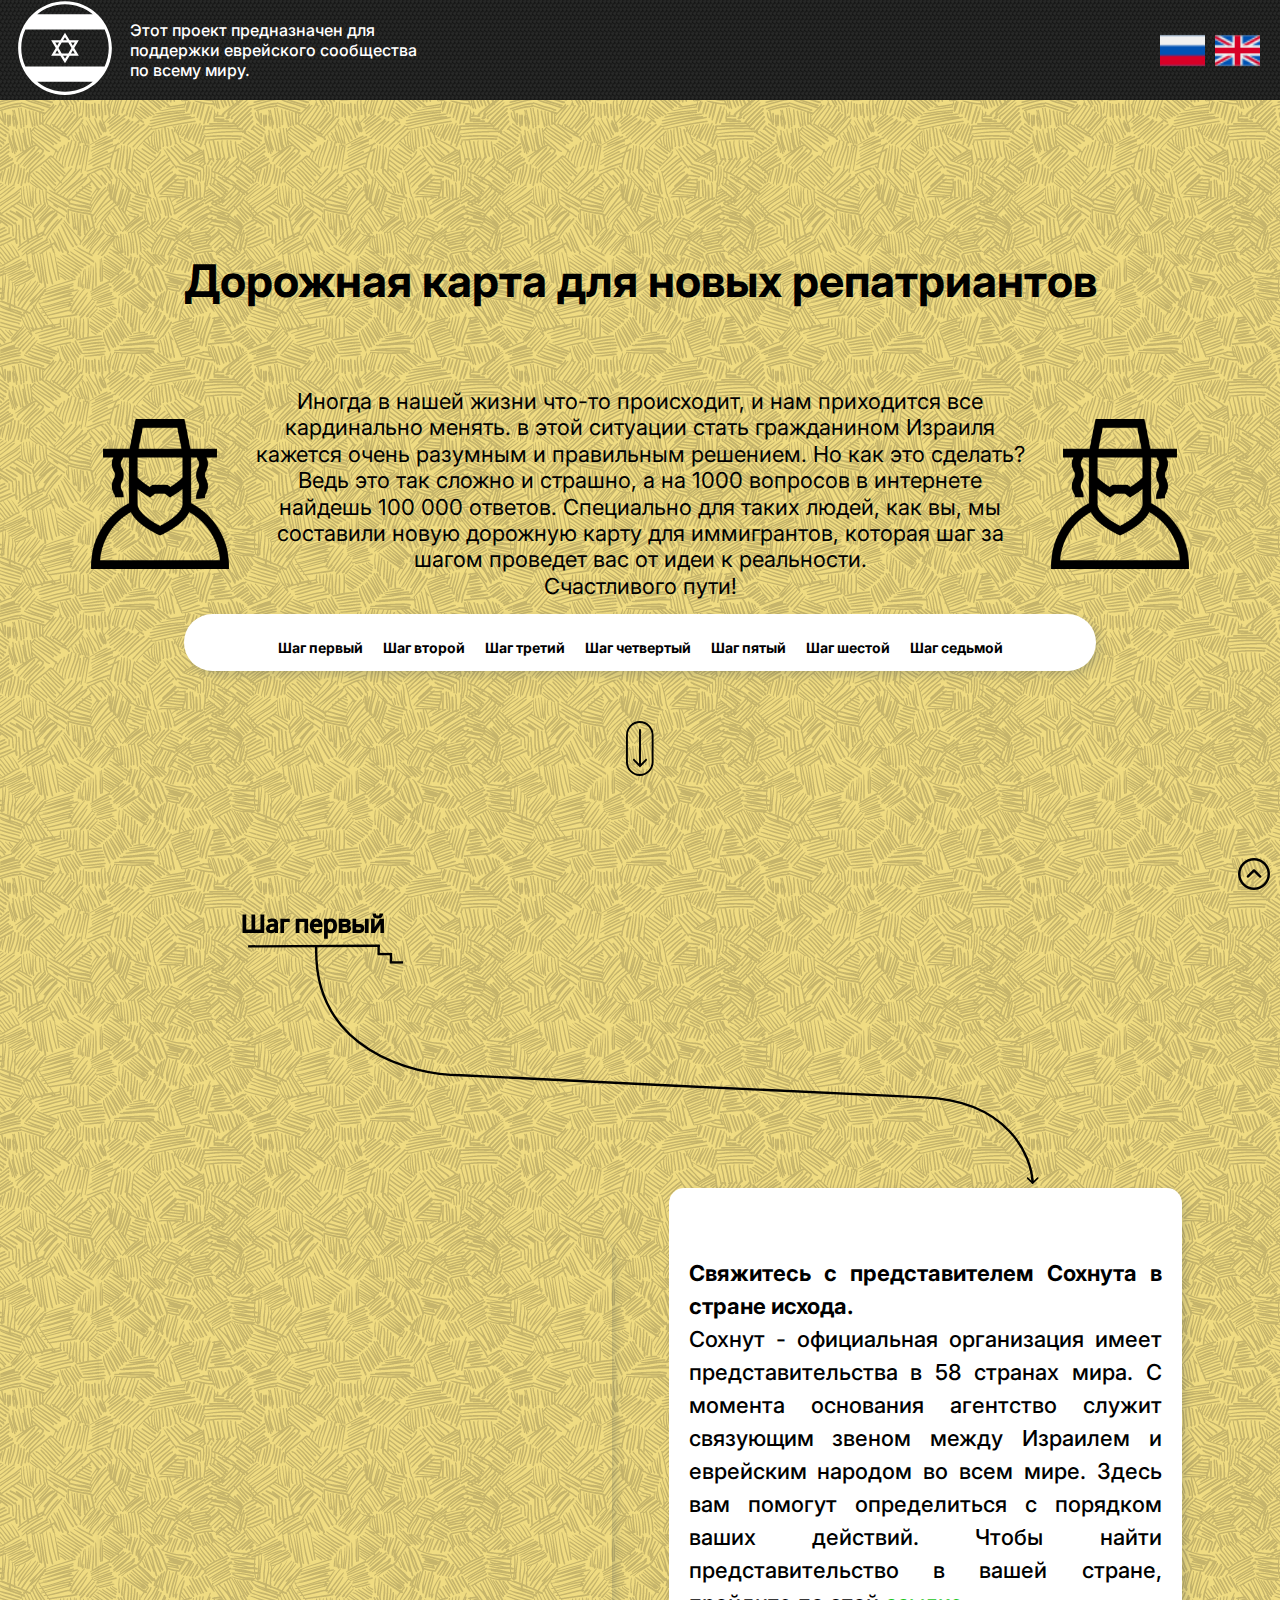
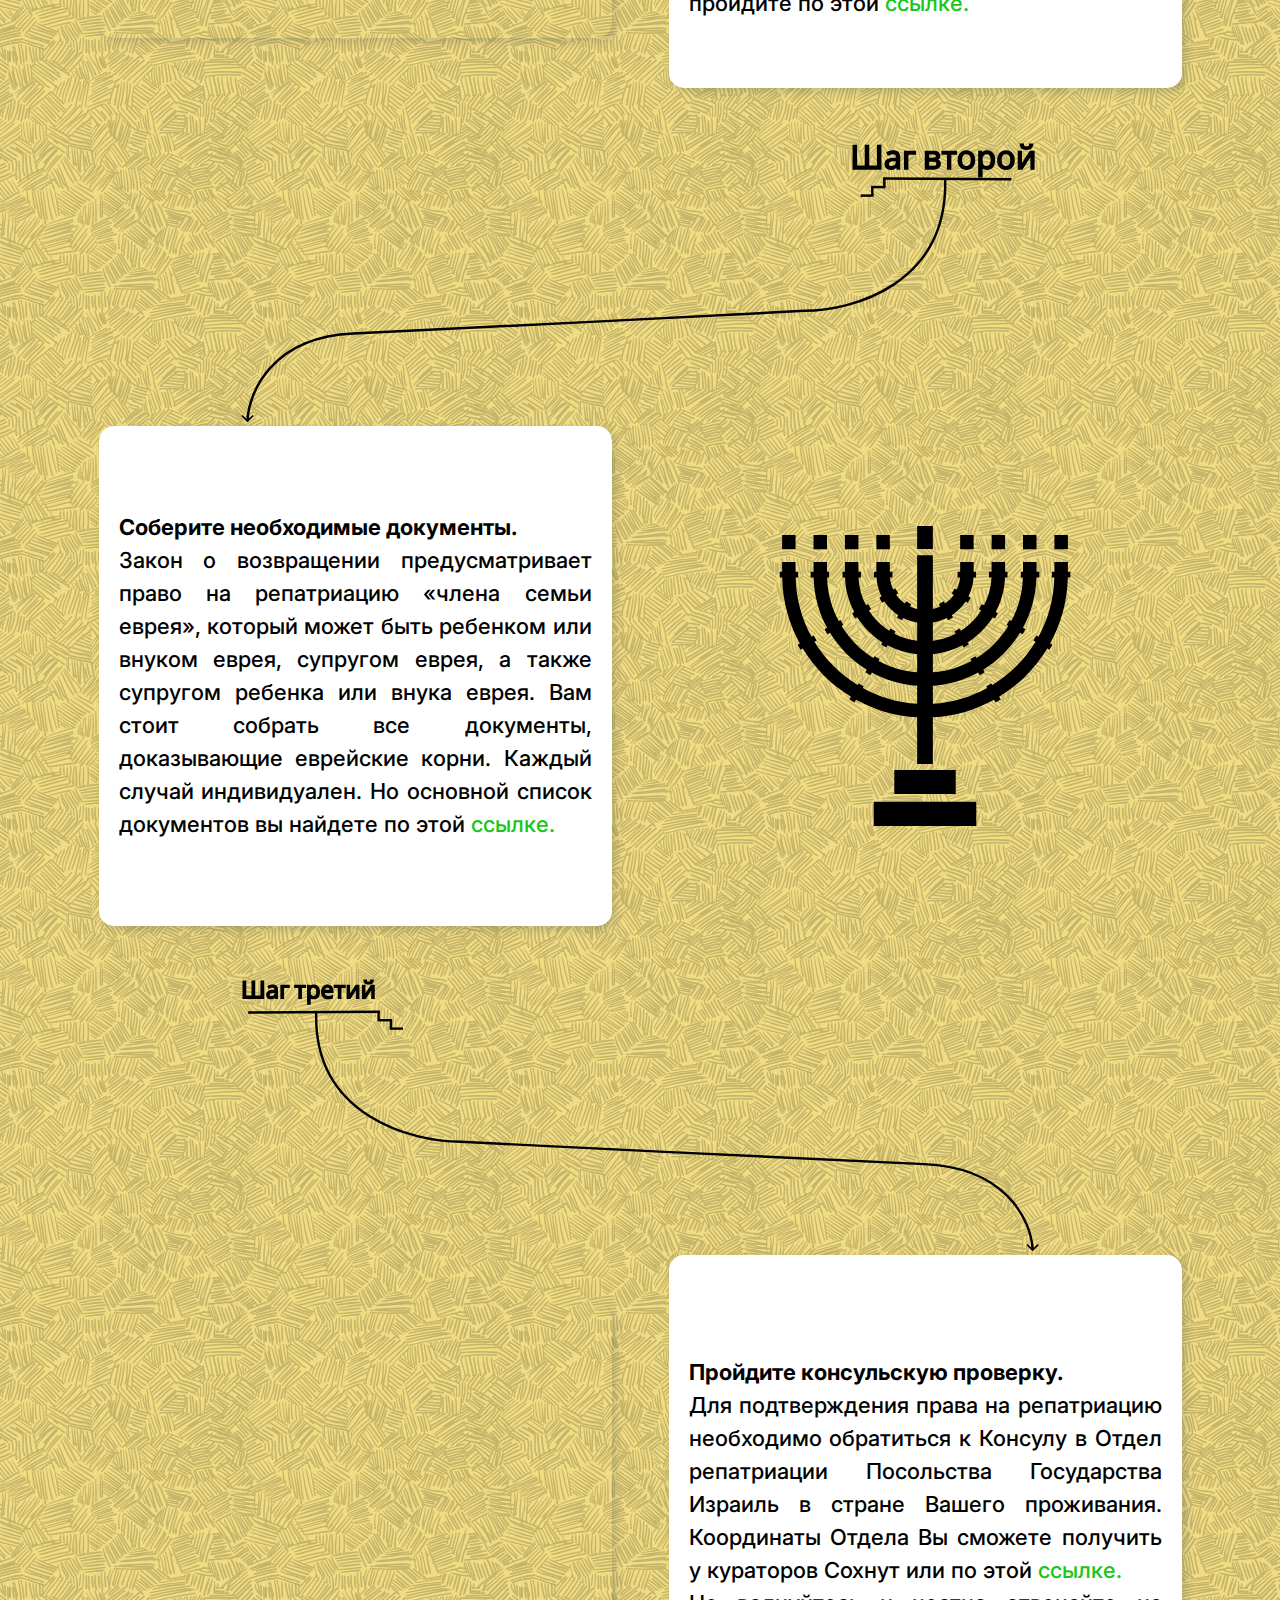
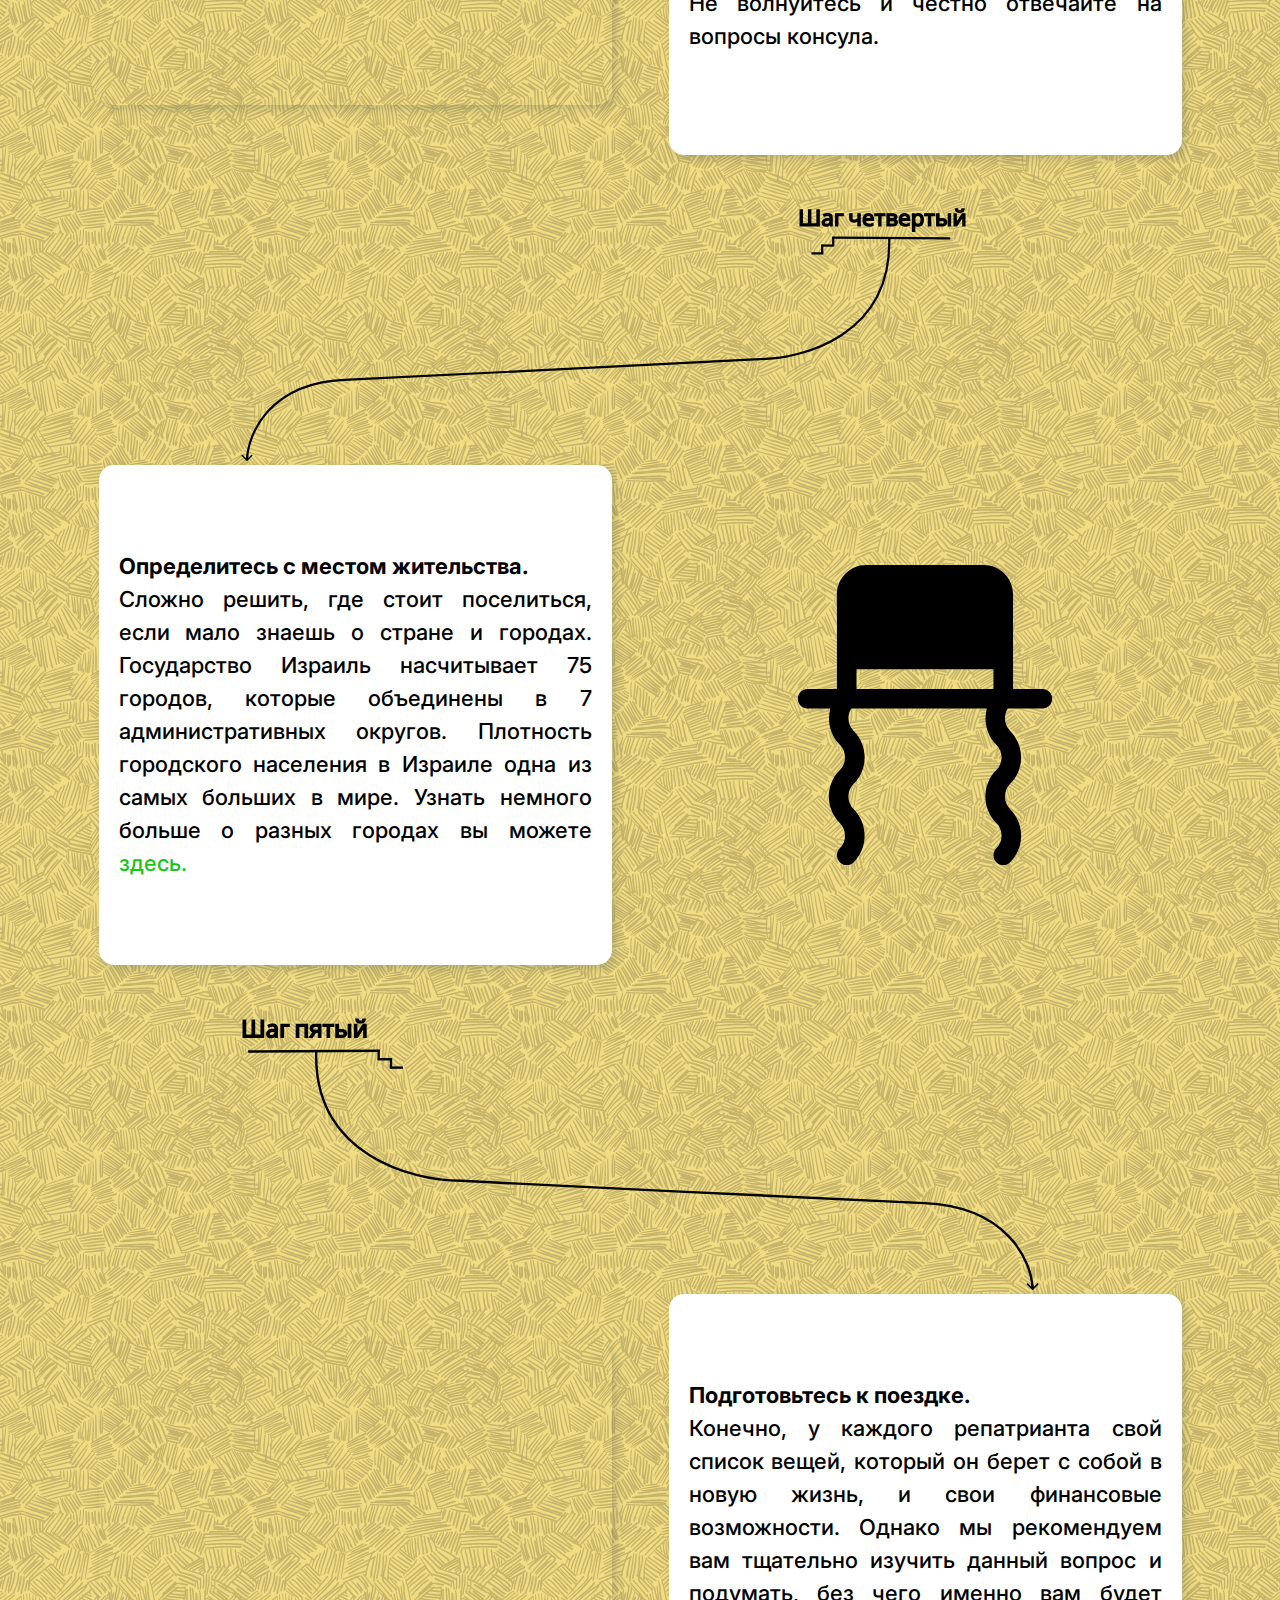
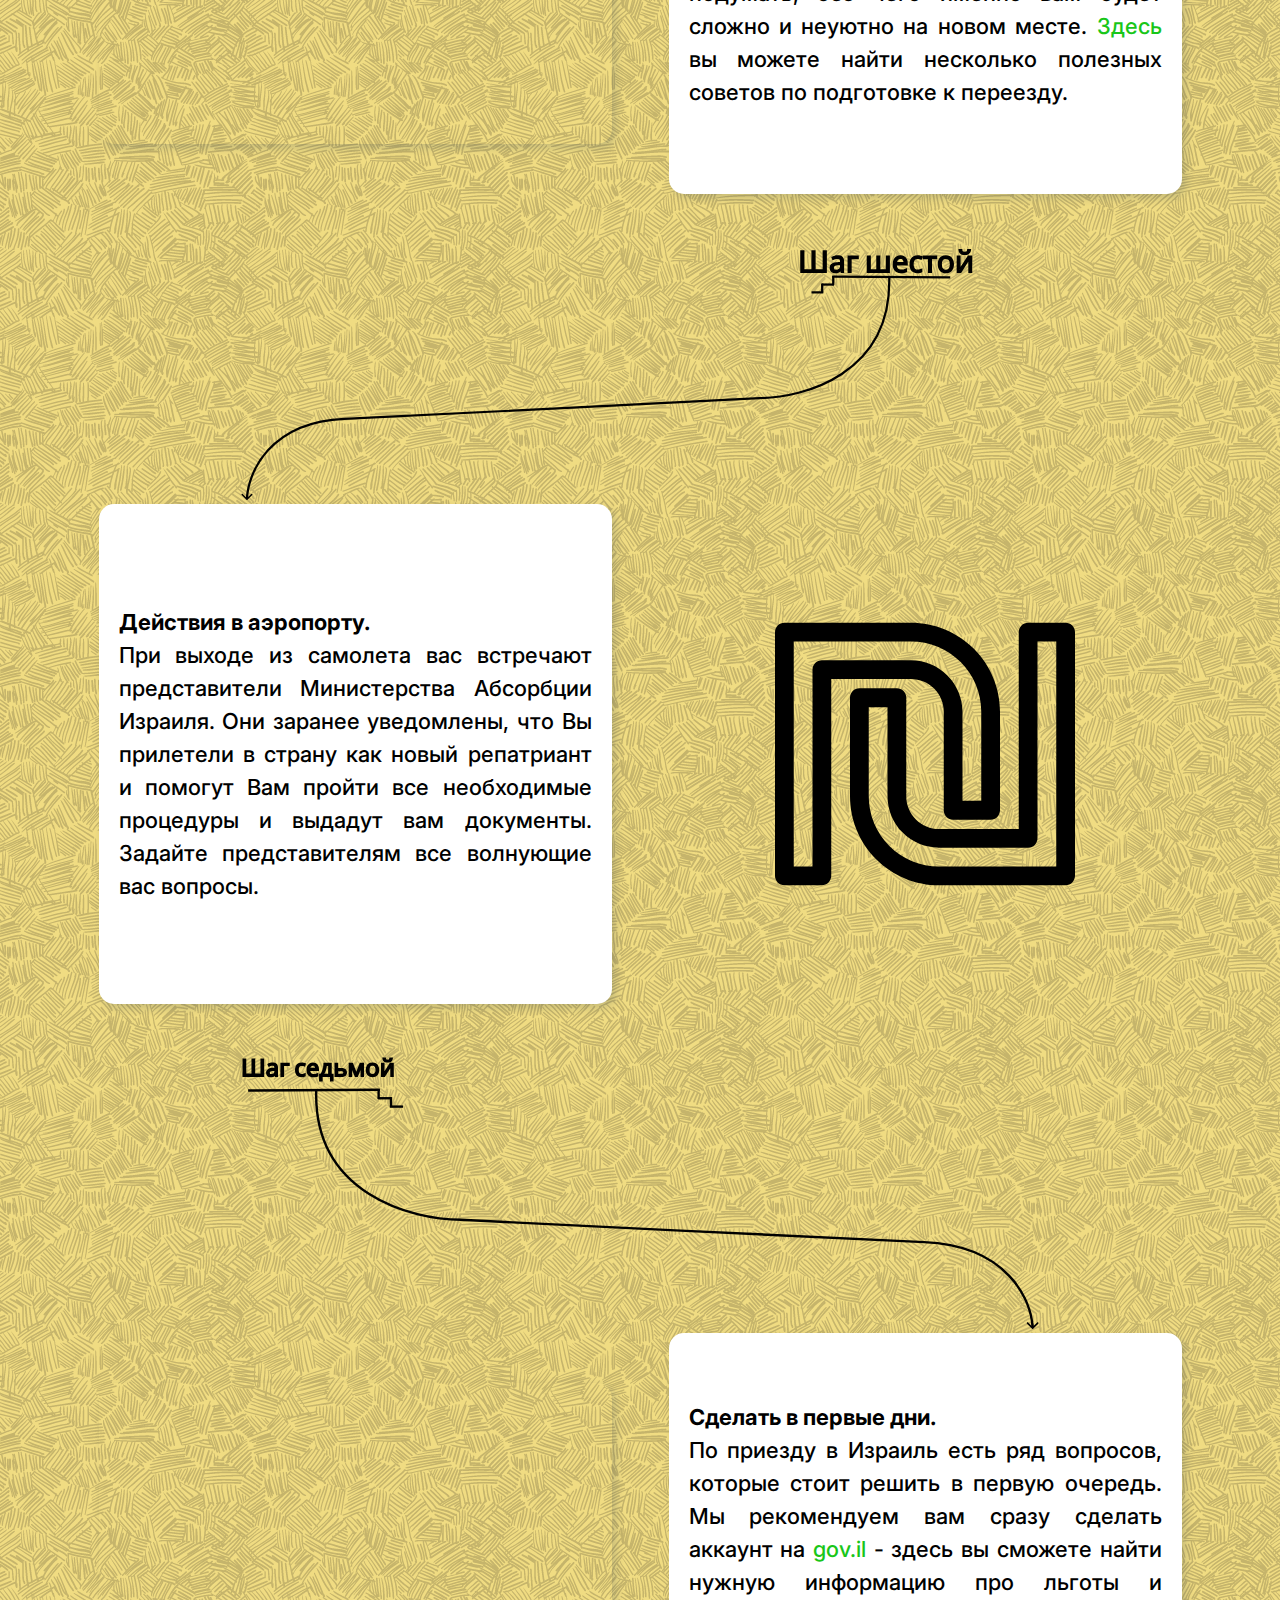
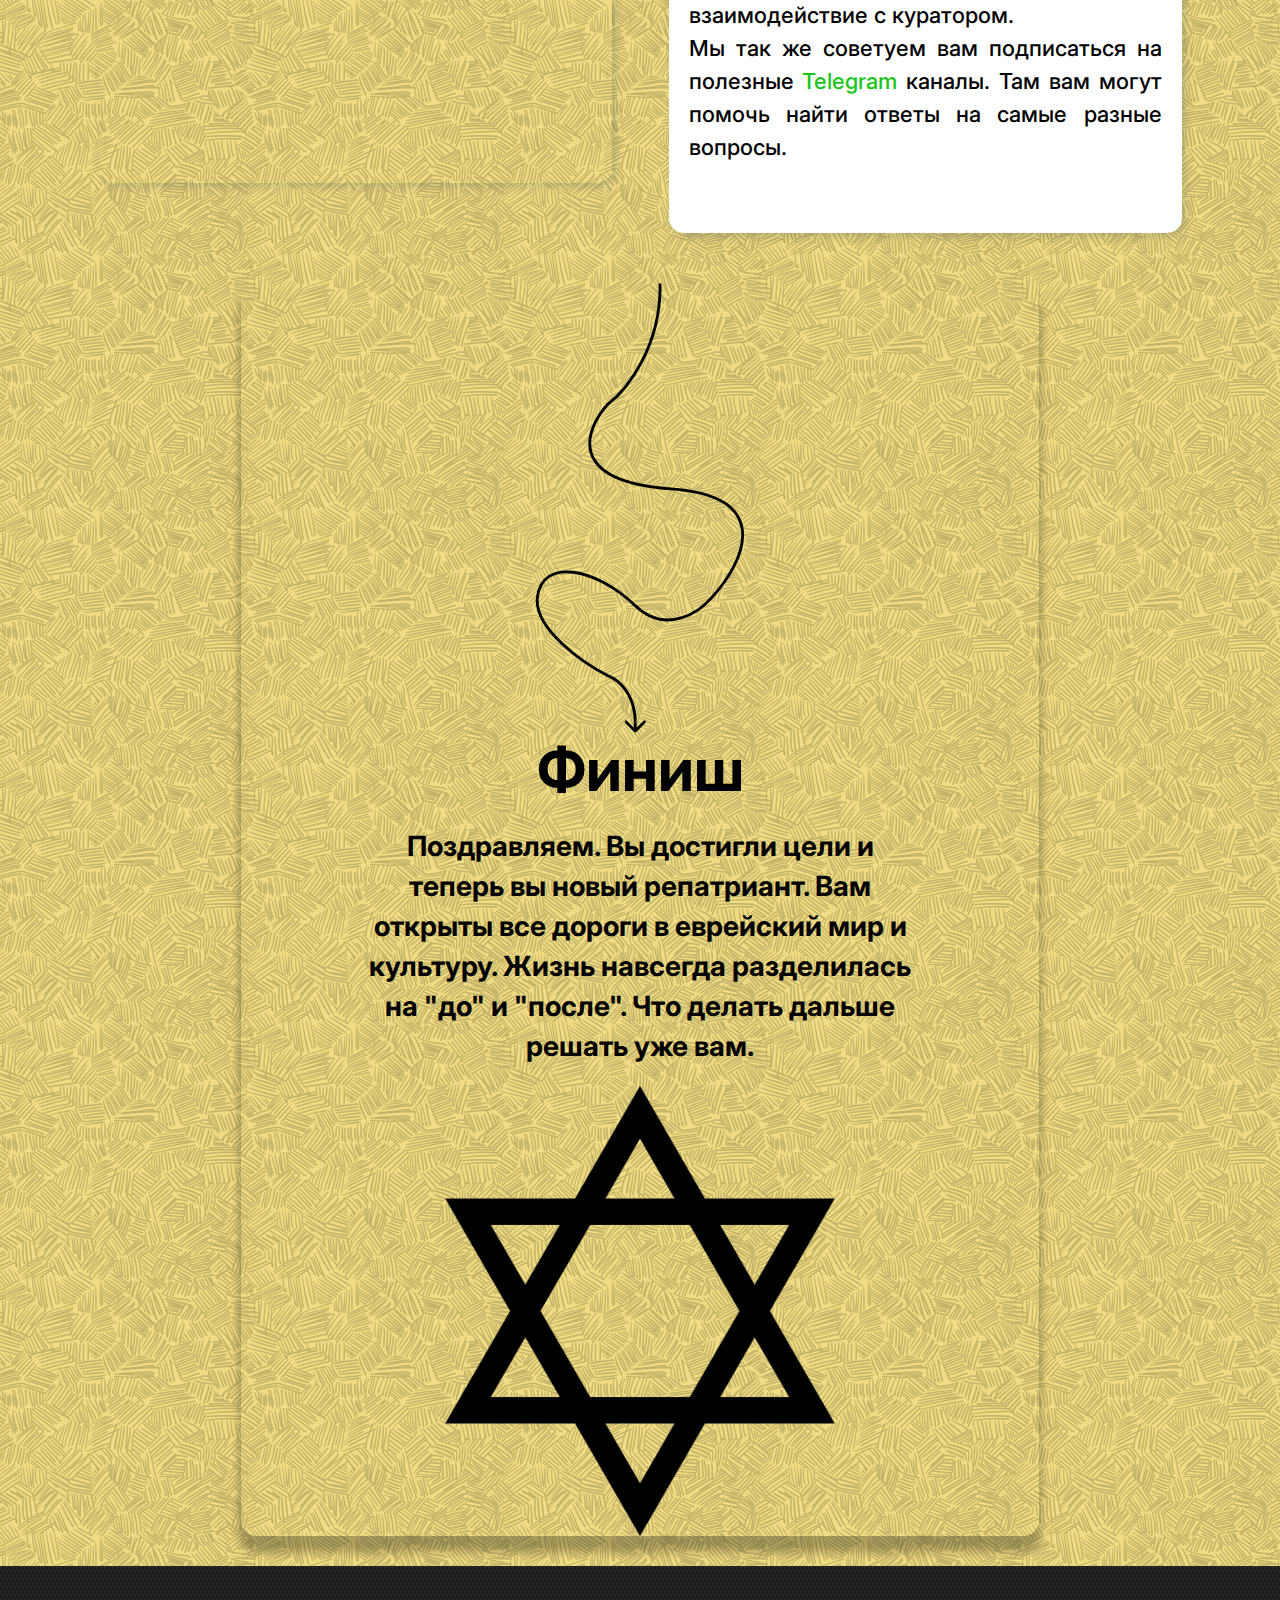
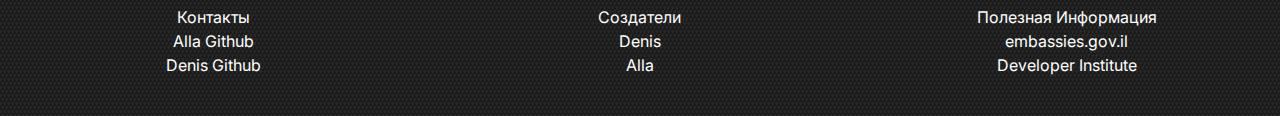
<file: index.html>
<!DOCTYPE html>
<html lang="en">
<head>
    <meta charset="UTF-8">
    <meta http-equiv="X-UA-Compatible" content="IE=edge">
    <meta name="viewport" content="width=device-width, initial-scale=1.0">
    <link rel="stylesheet" href="">
    <link rel="stylesheet" href="./css/nullstyle.css">
    <link rel="stylesheet" href="./css/style.css">
    <title>HackaThon Project One</title>
</head>
<body>
   <div class="wrapper">
    <header id="top" class="header">
        <div class="header__logo">
            <div class="header__image">
                <a href="#"><img src="./images/Logo Israel.svg" alt=""></a>
            </div>
            <div class="header__title">
                Этот проект предназначен для поддержки еврейского сообщества по всему миру.
            </div>
        </div>
        <div class="header__languages">
            <a href="./index.html"><div class="header__russian"><img src="./images/ru-flag.png" alt=""></div></a>
            <a href="./index.en.html"><div class="header__english"><img src="./images/en-flag.png" alt=""></div></a>
        </div>
    </header>
     <main class="container">
        <div class="button-top"><a href="#top"><img src="./images/up-arrow.png" alt=""></a></div>
        <section class="start">
            <div class="start__top">Дорожная карта для новых репатриантов</div>
            <div class="start__center">
                <div class="start__image">
                    <img src="./images/jewishh.png" alt="">
                </div>
                <div class="start__text">
                    Иногда в нашей жизни что-то происходит, и нам приходится все кардинально менять. в этой ситуации стать гражданином Израиля кажется очень разумным и правильным решением. Но как это сделать? Ведь это так сложно и страшно, а на 1000 вопросов в интернете найдешь 100 000 ответов. Специально для таких людей, как вы, мы составили новую дорожную карту для иммигрантов, которая шаг за шагом проведет вас от идеи к реальности.
                    <br> Cчастливого пути!
                </div>
                <div class="start__image">
                    <img src="./images/jewishh.png" alt="">
                </div>
            </div>
            <div class="start__bottom">
                <ul class="start__list">
                   <a href="#one"><li class="start__link">Шаг первый</li></a> 
                    <a href="#two"><li class="start__link">Шаг второй</li></a>
                    <a href="#three"><li class="start__link">Шаг третий</li></a>
                    <a href="#four"><li class="start__link">Шаг четвертый</li></a>
                    <a href="#five"><li class="start__link">Шаг пятый</li></a>
                    <a href="#six"><li class="start__link">Шаг шестой</li></a>
                    <a href="#seven"><li class="start__link">Шаг седьмой</li></a>
                </ul>
            </div>
            <div class="start__button">
                <a href="#one"><img src="./images/Down.svg" alt=""></a>
            </div>
        </section>
        <div id="one" class="block-line-left-right">
            <h2>Шаг первый</h2>
            <img src="./images/ru-fisrt step.svg" alt="">
        </div>
        <section class="content-block content-block-one">
            <div class="content-block__left">
                <div class="content-block__youtube">
                    <iframe  src="https://www.youtube.com/embed/CJl8UEOrdAw" title="YouTube video player" frameborder="0" allow="accelerometer; autoplay; clipboard-write; encrypted-media; gyroscope; picture-in-picture; web-share" allowfullscreen></iframe>
                </div>
            </div>
            <div class="content-block__right right">
                <div class="content-block__text">
                    
                    <p>
                        <b> Свяжитесь с представителем Сохнута в стране исхода.</b><br>
                        Сохнут - официальная организация имеет представительства в 58 странах мира. С момента основания агентство служит связующим звеном между Израилем и еврейским народом во всем мире. Здесь вам помогут определиться с порядком ваших действий. 
                        Чтобы найти представительство в вашей стране, пройдите по этой <a href="https://www.jewishagency.org/ru/our-offices/">ссылке.</a>  
                     </p>
                </div>
            </div>
        </section>
        <div id="two" class="block-line-left-right">
            <h2>Шаг второй</h2>
            <img src="./images/ru-second step.svg" alt="">
        </div>
        <section class="content-block content-block-two">
            <div class="content-block__left left">
                <div class="content-block__text ">
                    <p>
                        <b>Соберите необходимые документы.</b><br>
                        Закон о возвращении предусматривает право на репатриацию «члена семьи еврея», который может быть ребенком или внуком еврея, супругом еврея, а также супругом ребенка или внука еврея.
                        Вам стоит собрать все документы, доказывающие еврейские корни. Каждый случай индивидуален. Но основной список документов вы найдете по этой <a href="https://www.gov.il/ru/service/confirm_aliyah_rights_for_former_ussr">ссылке.</a> <br> 
                     </p>
                </div>
            </div>
            <div class="content-block__right">
                <div class="content-block__image">
                    <img src="./images/menorah.svg" alt="">
                </div>
                
            </div>
        </section>
        <div id="three" class="block-line-left-right">
            <h2>Шаг третий</h2>
            <img src="./images/ru-third step.svg" alt="">
        </div>
        <section class="content-block content-block-three">
            <div class="content-block__left">
                <div class="content-block__youtube">
                    <iframe  src="https://www.youtube.com/embed/GIeX6pQXzEM" title="YouTube video player" frameborder="0" allow="accelerometer; autoplay; clipboard-write; encrypted-media; gyroscope; picture-in-picture; web-share" allowfullscreen></iframe>
                </div>
            </div>
            <div class="content-block__right right">
                <div class="content-block__text">
                    <p>
                        <b>Пройдите консульскую проверку. </b><br>
                        Для подтверждения права на репатриацию необходимо обратиться к Консулу в Отдел репатриации Посольства Государства Израиль в стране Вашего проживания. Координаты Отдела Вы сможете получить у кураторов Сохнут или по этой <a href="https://embassies.gov.il/Pages/IsraeliMissionsAroundTheWorld.aspx?regionid=4">ссылке.</a> <br> Не волнуйтесь и честно отвечайте на вопросы консула.

                     </p>
                </div>
            </div>
        </section>
        <div id="four" class="block-line-left-right">
            <h2>Шаг четвертый</h2>
            <img src="./images/ru-fourth step.svg" alt="">
        </div>
        <section class="content-block content-block-four">
            <div class="content-block__left left">
                <div class="content-block__text ">
                    <p>
                        <b>Определитесь с местом жительства. </b><br>
                        Сложно решить, где стоит поселиться, если мало знаешь о стране и городах. Государство Израиль насчитывает 75 городов, которые объединены в 7 административных округов. Плотность городского населения в Израиле одна из самых больших в мире. Узнать немного больше о разных городах вы можете <a href="https://www.youtube.com/embed/rj11GN67SM4">здесь.</a>  
                     </p>
                </div>
            </div>
            <div class="content-block__right">
                <div class="content-block__image">
                    <img src="./images//jewishhh.svg" alt="">
                </div>
                
            </div>
        </section>
        <div id="five" class="block-line-left-right">
            <h2>Шаг пятый</h2>
            <img src="./images/ru-fifth step.svg" alt="">
        </div>
        <section class="content-block content-block-five">
            <div class="content-block__left">
                <div class="content-block__youtube">
                    <iframe  src="https://www.youtube.com/embed/hQMgw-5OF-o" title="YouTube video player" frameborder="0" allow="accelerometer; autoplay; clipboard-write; encrypted-media; gyroscope; picture-in-picture; web-share" allowfullscreen></iframe>
                </div>
            </div>
            <div class="content-block__right right">
                <div class="content-block__text">
                    <p>
                        <b>Подготовьтесь к поездке. </b><br>
                        Конечно, у каждого репатрианта свой список вещей, который он берет с собой в новую жизнь, и свои финансовые возможности. Однако мы рекомендуем вам тщательно изучить данный вопрос и подумать, без чего именно вам будет сложно и неуютно на новом месте. <a href="https://open-israel.com/podgotovka-i-sbory-veshhej/">Здесь</a> вы можете найти несколько полезных советов по подготовке к переезду. 
                     </p>
                </div>
            </div>
        </section>
        <div id="six" class="block-line-left-right">
            <h2>Шаг шестой</h2>
            <img src="./images/ru-sixth step.svg" alt="">
        </div>
        <section class="content-block content-block-six">
            <div class="content-block__left left">
                <div class="content-block__text ">
                    <p>
                        <b>Действия в аэропорту. </b><br>
                        При выходе из самолета вас встречают представители Министерства Абсорбции Израиля. Они заранее уведомлены, что Вы прилетели в страну как новый репатриант и помогут Вам пройти все необходимые процедуры и выдадут вам документы. Задайте представителям все волнующие вас вопросы. 
                     </p>
                </div>
            </div>
            <div class="content-block__right">
                <div class="content-block__image">
                    <img src="./images/shekel.svg" alt="">
                </div>
                
            </div>
        </section>
        <div id="seven" class="block-line-left-right">
            <h2>Шаг седьмой</h2>
            <img src="./images/ru-seventh step.svg" alt="">
        </div>
        <section class="content-block content-block-seven">
            <div class="content-block__left">
                <div class="content-block__youtube">
                    <iframe  src="https://www.youtube.com/embed/eiv0NheeP5s" title="YouTube video player" frameborder="0" allow="accelerometer; autoplay; clipboard-write; encrypted-media; gyroscope; picture-in-picture; web-share" allowfullscreen></iframe>
                </div>
            </div>
            <div class="content-block__right right">
                <div class="content-block__text">
                    <p>
                        <b>Сделать в первые дни. </b><br>
                        По приезду в Израиль есть ряд вопросов, которые стоит решить в первую очередь. Мы рекомендуем вам сразу сделать аккаунт на <a href="https://www.gov.il/ru/service/private-area-new-immigrants-and-returning-residents ">gov.il</a>  - здесь вы сможете найти нужную информацию про льготы и взаимодействие с куратором. <br> Мы так же советуем вам подписаться на полезные <a href="https://t.me/HaifaChat/894183">Telegram</a> каналы. Там вам могут помочь найти ответы на самые разные вопросы. 
                     </p>
                </div>
            </div>
        </section>
        <div class="block-x">
            <div class="block-x__image image-one"><img src="./images/Finish-line.svg" alt=""></div>
            <h2 class="block-x__title">Финиш</h2>
            <p class="block-x__text">Поздравляем. Вы достигли цели и теперь вы новый репатриант. Вам открыты все дороги в еврейский мир и культуру. Жизнь навсегда разделилась на "до" и "после". Что делать дальше решать уже вам.</p>
            <div class="block-x__image image-two"><img src="./images/star.svg" alt=""></div>
         </div>
     </main>
     <footer class="footer">
        <ul class="footer__list-left list">
            <li class="item">Контакты</li>
            <li class="item"><a href="https://github.com/Ladzha">Alla Github</a></li>
            <li class="item"><a href="https://github.com/Denzil-l">
                Denis Github
            </a></li>
        </ul>
        <ul class="footer__list-left list">
            <li class="item">Создатели</li>
            <li class="item">Denis</li>
            <li class="item">Alla</li>
        </ul>
        <ul class="footer__list-left list">
            <li class="item">Полезная Информация</li>
            <li class="item"><a href="https://embassies.gov.il/Pages/IsraeliMissionsAroundTheWorld.aspx">embassies.gov.il</a></li>
            <li class="item"><a href="https://developers.institute/en/">Developer Institute</a></li>
        </ul>
    </footer>
   </div>
</body>
</html>
</file>
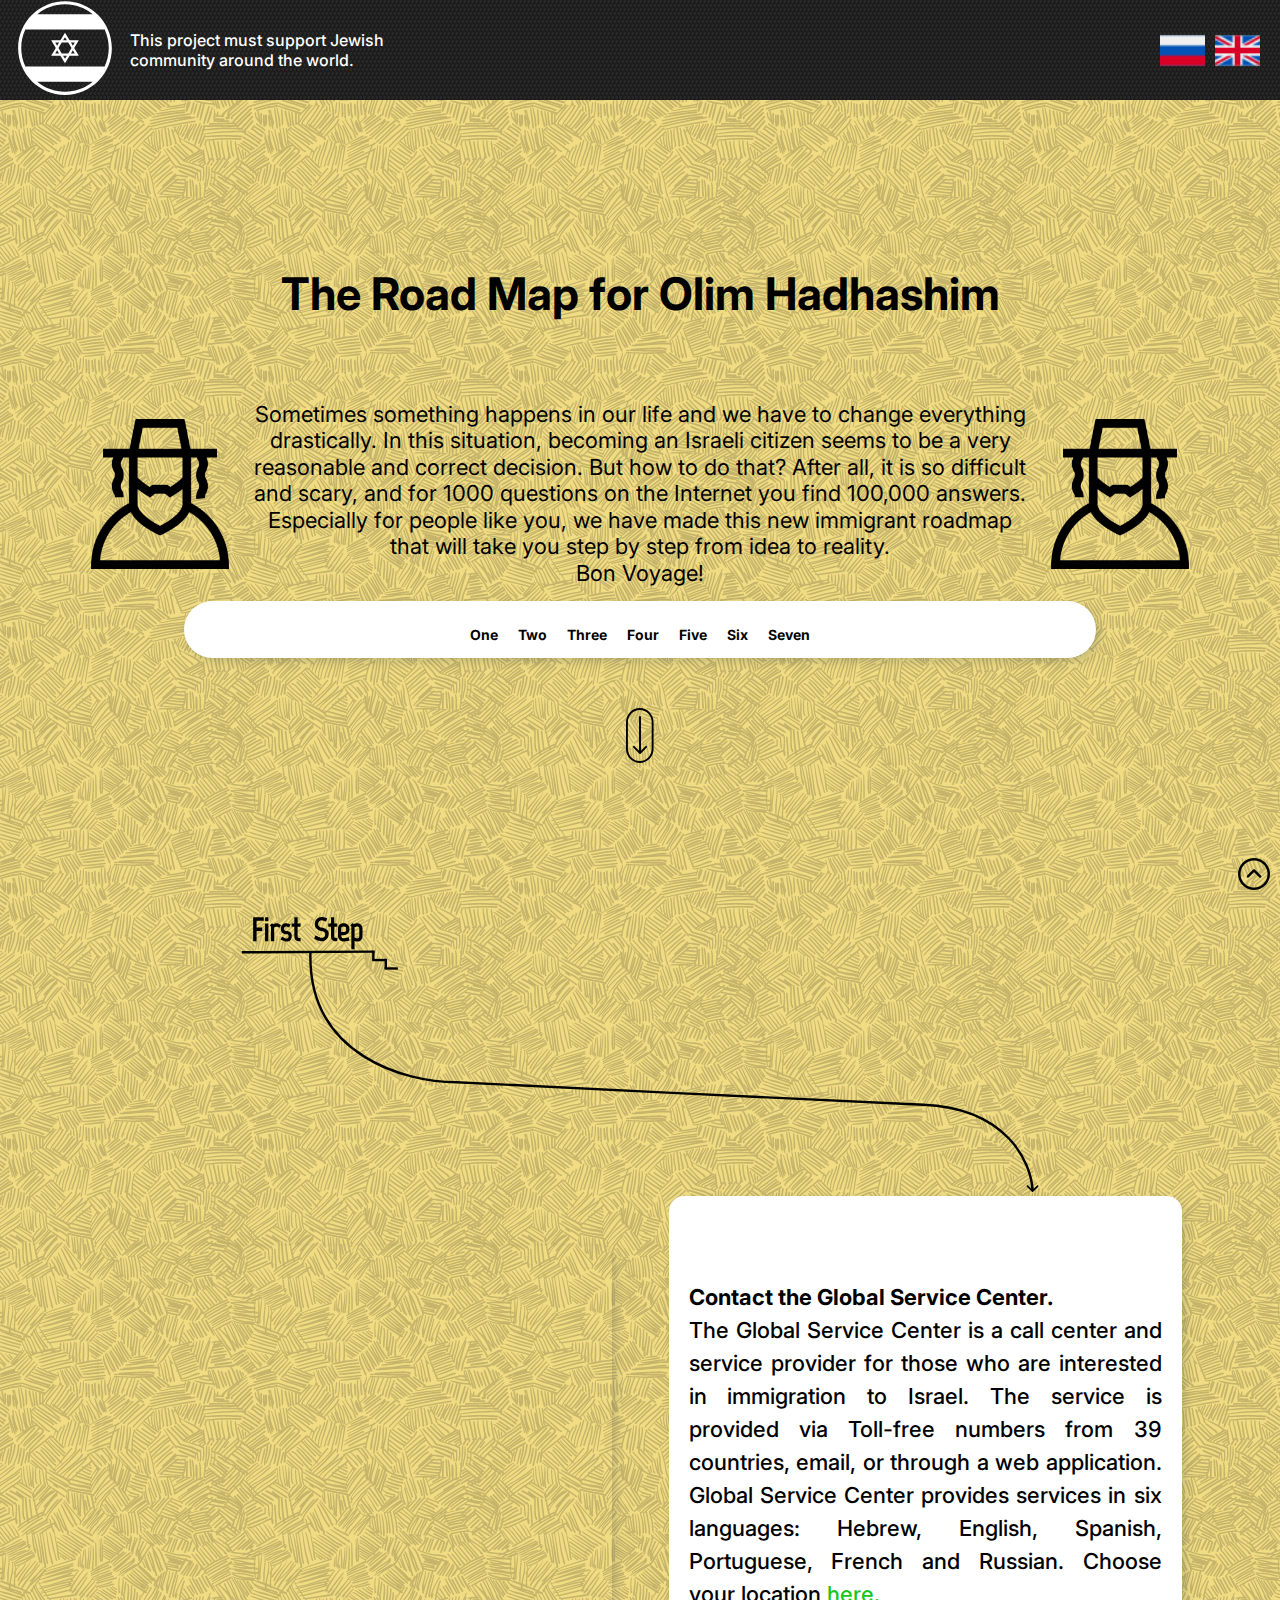
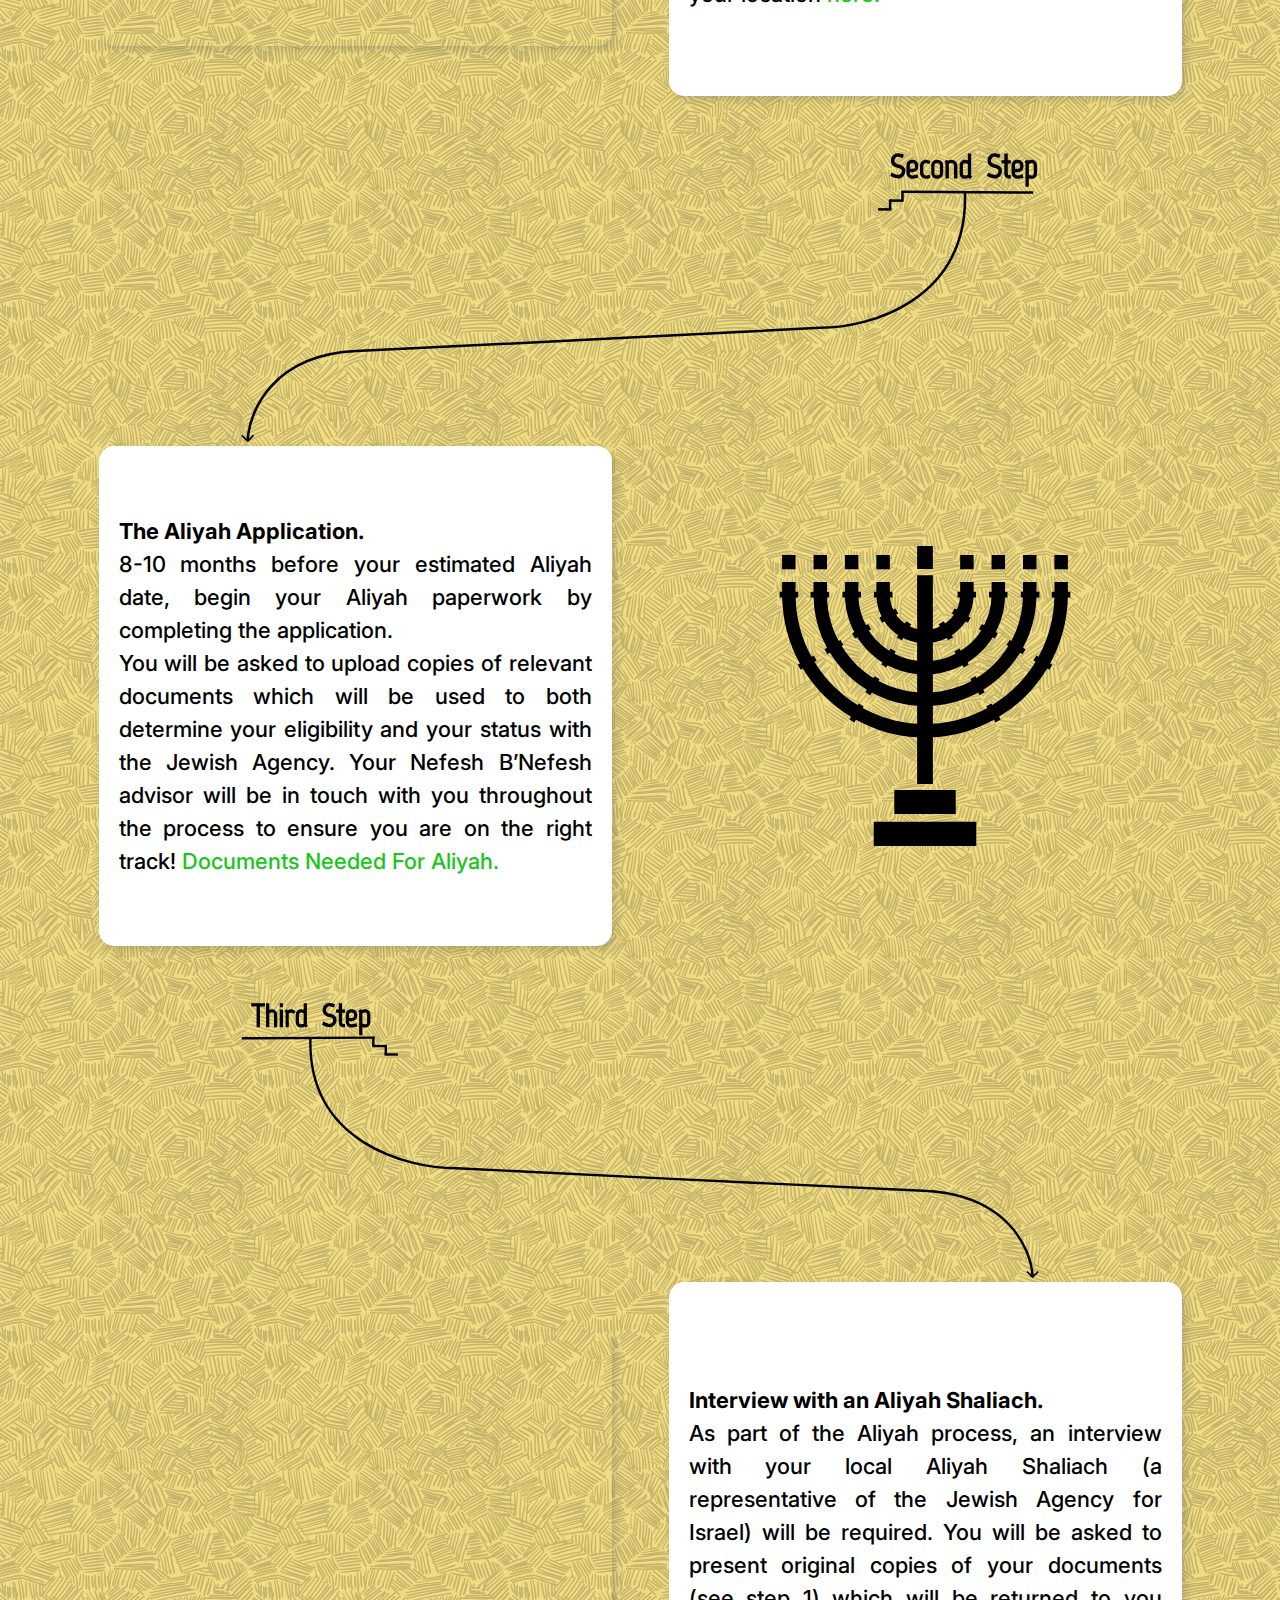
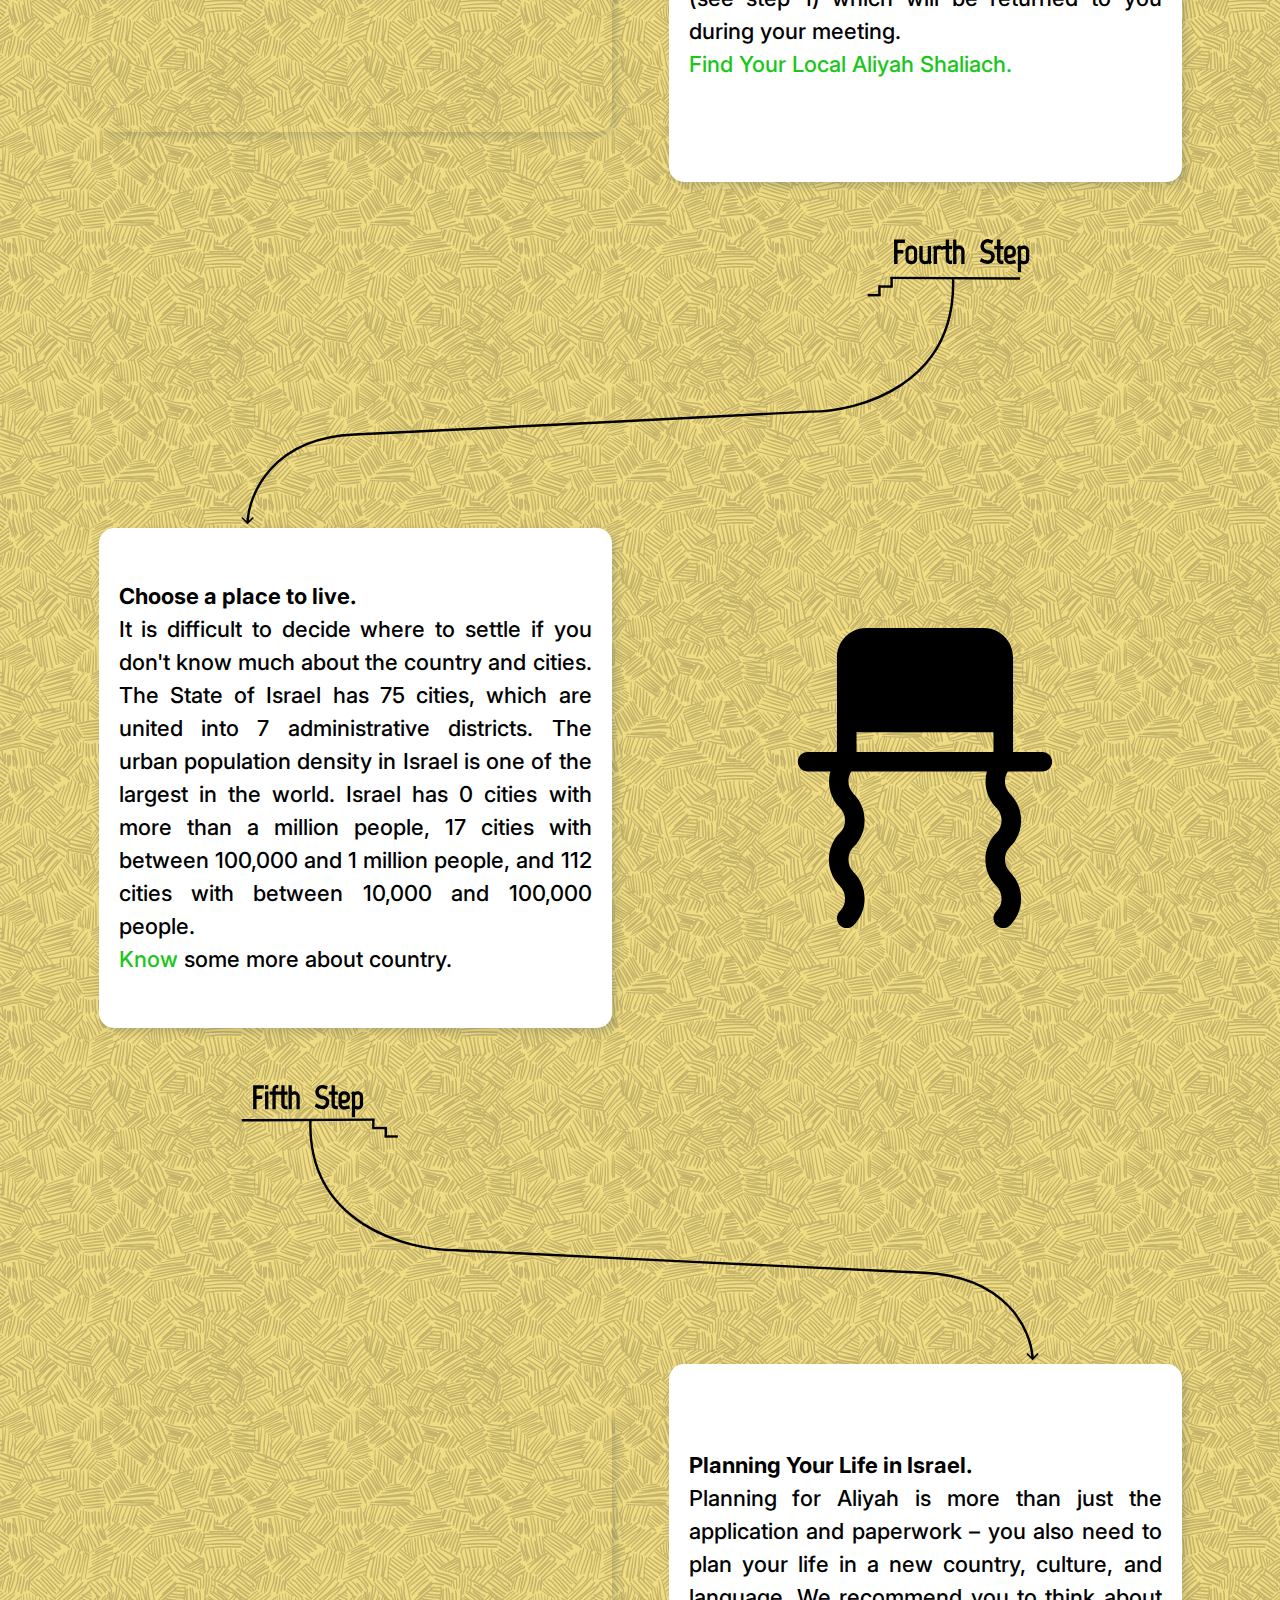
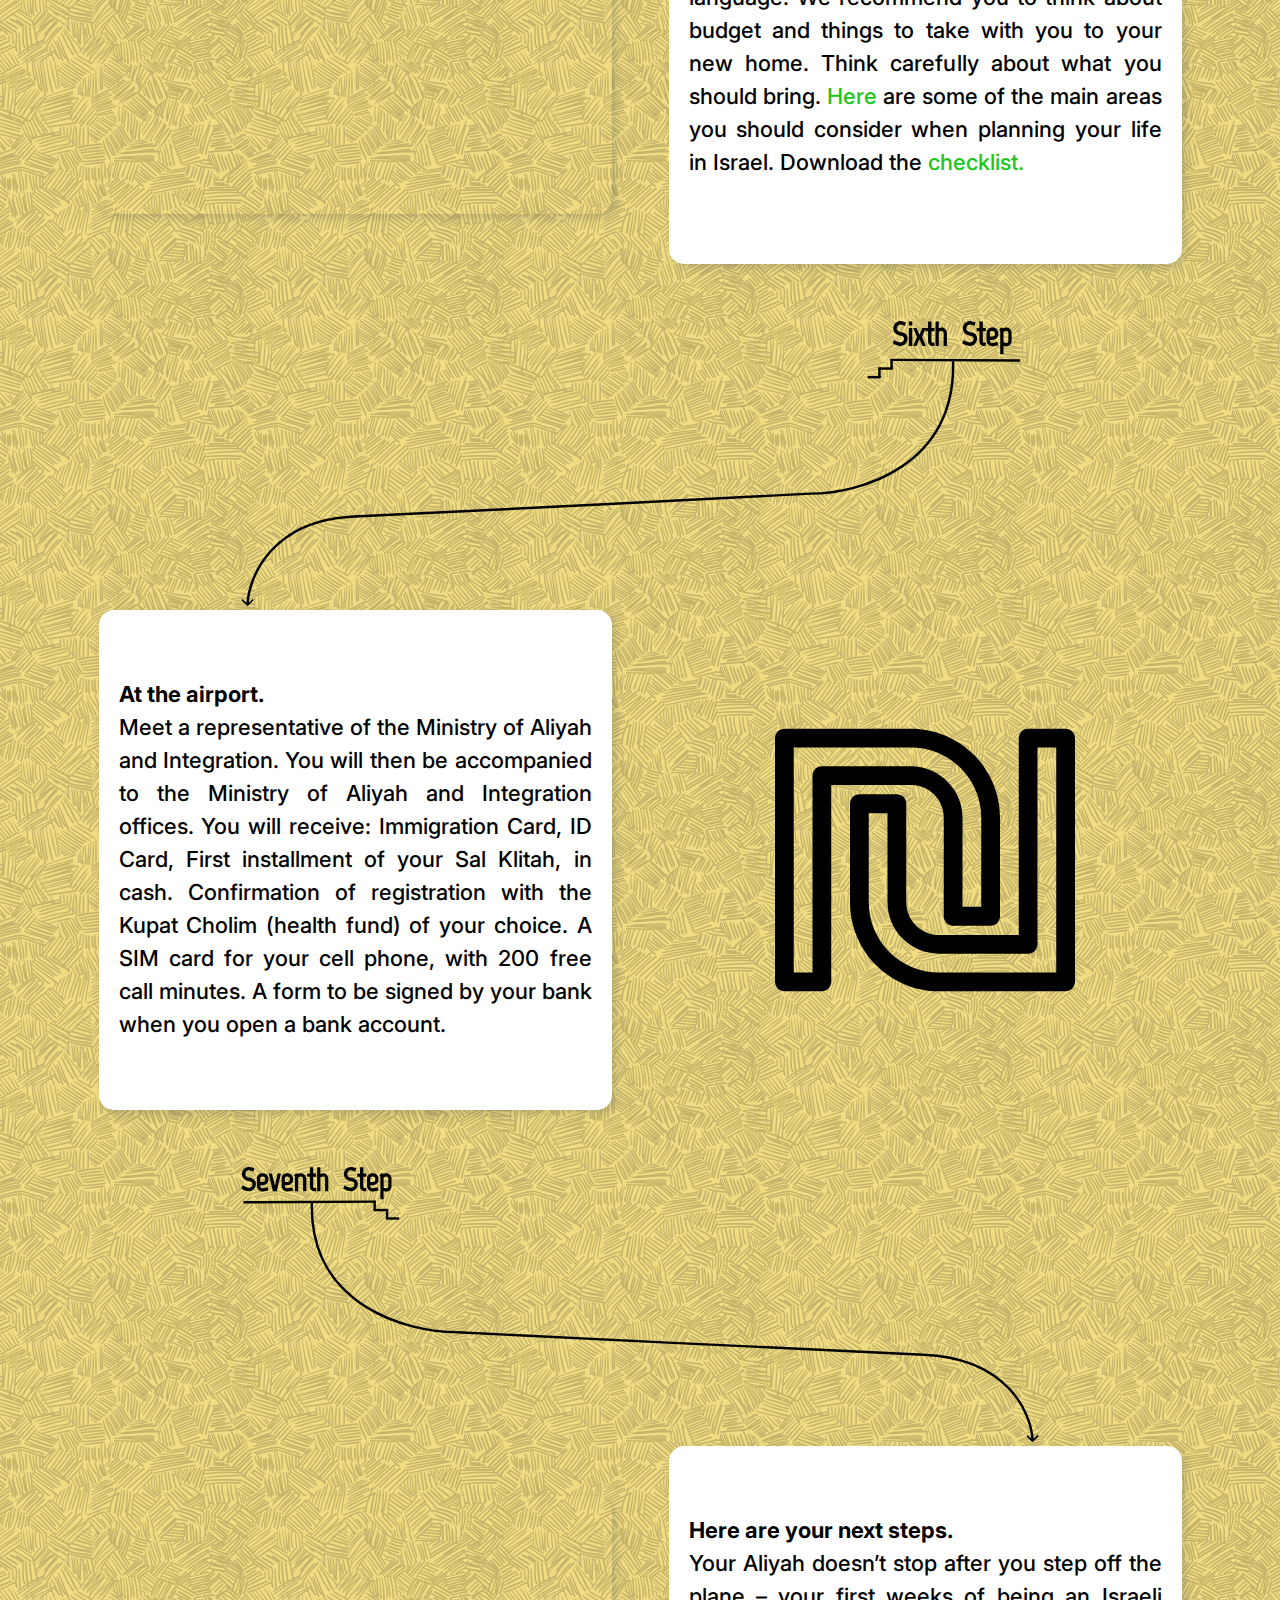
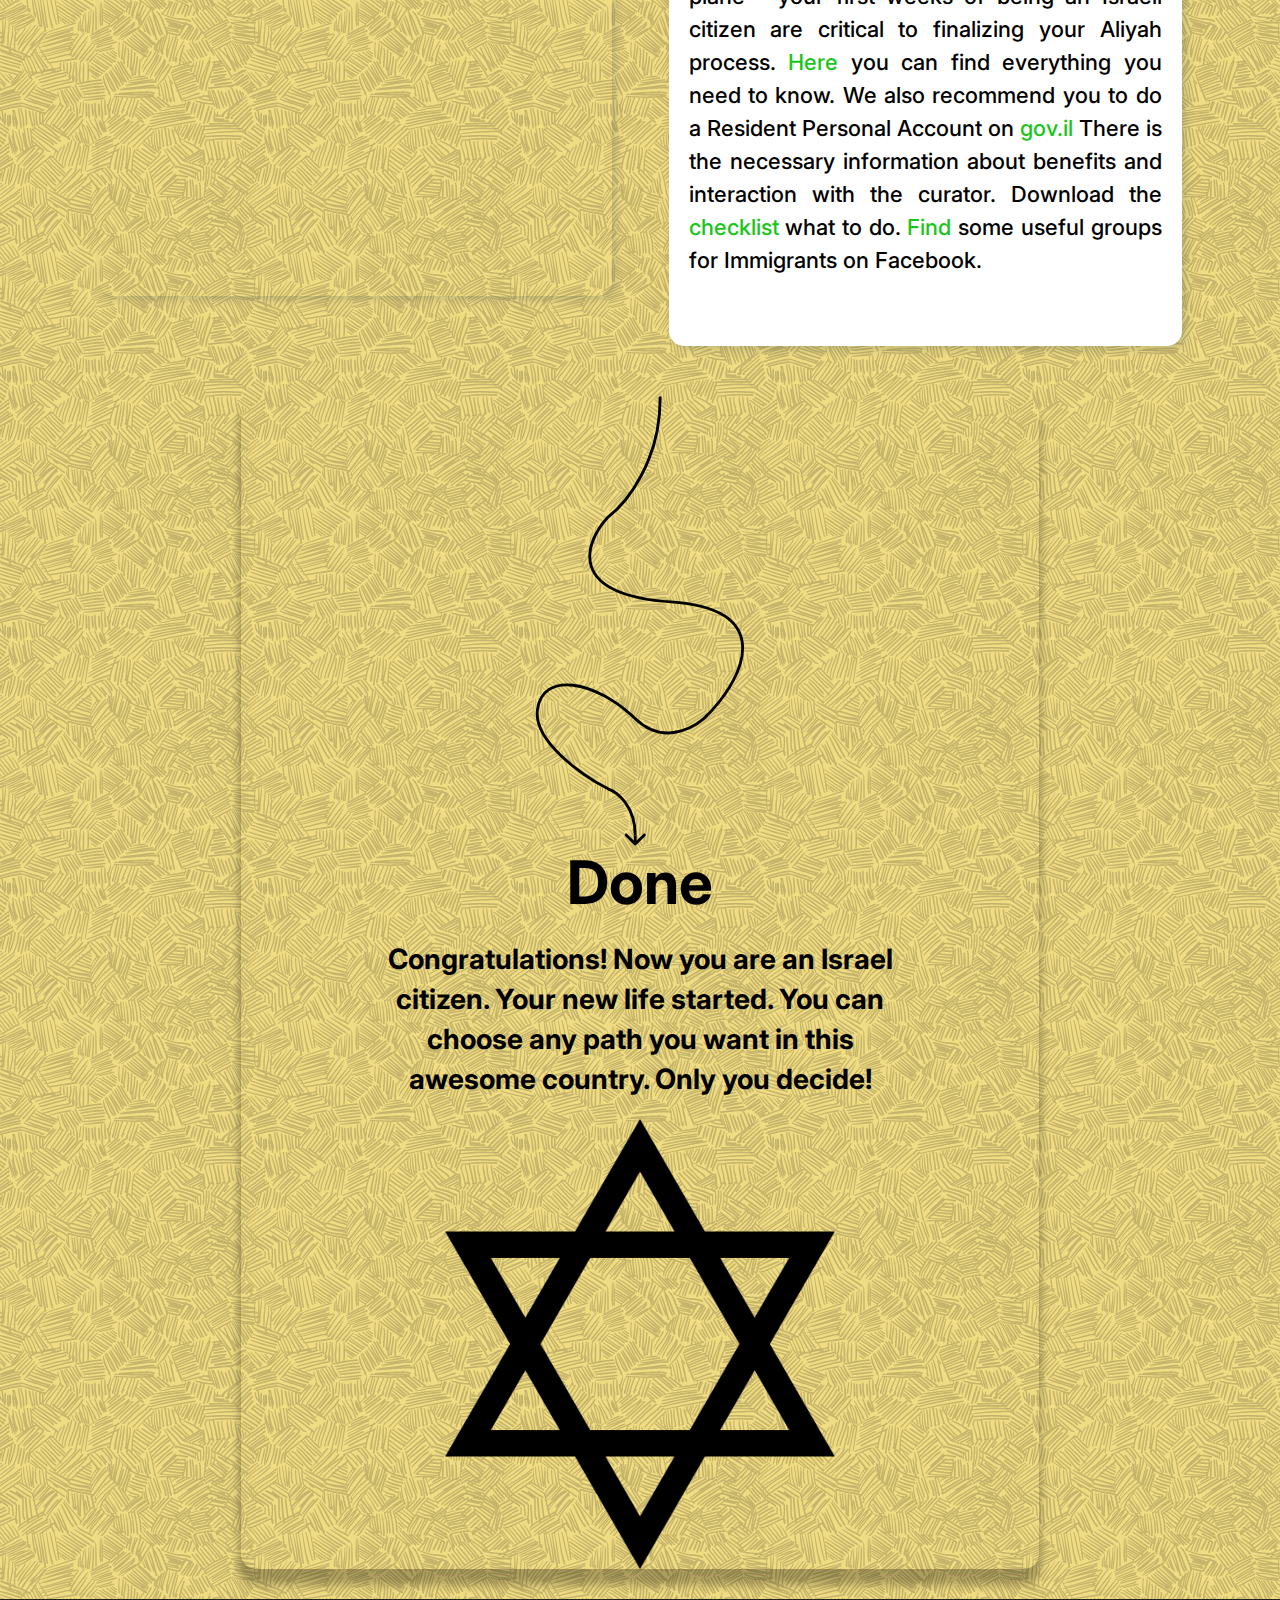
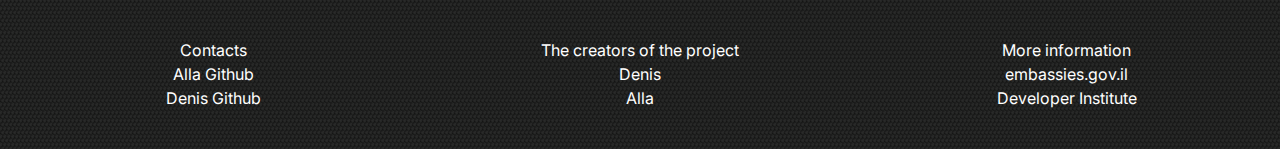
<file: index.en.html>
<!DOCTYPE html>
<html lang="en">
<head>
    <meta charset="UTF-8">
    <meta http-equiv="X-UA-Compatible" content="IE=edge">
    <meta name="viewport" content="width=device-width, initial-scale=1.0">
    <link rel="stylesheet" href="">
    <link rel="stylesheet" href="./css/nullstyle.css">
    <link rel="stylesheet" href="./css/style.css">
    <title>HackaThon Project One</title>
</head>
<body>
   <div class="wrapper">
    <header class="header">
        <div class="header__logo">
            <div class="header__image">
                <a href="#"><img src="./images/Logo Israel.svg" alt=""></a>
            </div>
            <div class="header__title">
                This project must support Jewish community around the world.
            </div>
        </div>
        <div class="header__languages">
            <a href="./index.html"><div class="header__russian"><img src="./images/ru-flag.png" alt=""></div></a>
            <a href="./index.en.html"><div class="header__english"><img src="./images/en-flag.png" alt=""></div></a>
        </div>
    </header>
     <main class="container">
        <div class="button-top"><a href="#top"><img src="./images/up-arrow.png" alt=""></a></div>
        <section class="start">
            <div class="start__top">The Road Map for Olim Hadhashim</div>
            <div class="start__center">
                <div class="start__image">
                    <img src="./images/jewishh.png" alt="">
                </div>
                <div class="start__text">
                    Sometimes something happens in our life and we have to change everything drastically.  
                    In this situation, becoming an Israeli citizen seems to be a very reasonable and correct decision.  
                    But how to do that?  After all, it is so difficult and scary, and for 1000 questions on the 
                    Internet you find 100,000 answers.  Especially for people like you, we have made this new immigrant 
                    roadmap that will take you step by step from idea to reality. 
                    <br> Bon Voyage!
                </div>
                <div class="start__image">
                    <img src="./images/jewishh.png" alt="">
                </div>
            </div>
            <div class="start__bottom">
                <ul class="start__list">
                    <a href="#one"><li class="start__link">One</li></a> 
                    <a href="#two"><li class="start__link">Two</li></a>
                    <a href="#three"><li class="start__link">Three</li></a>
                    <a href="#four"><li class="start__link">Four</li></a>
                    <a href="#five"><li class="start__link">Five</li></a>
                    <a href="#six"><li class="start__link">Six</li></a>
                    <a href="#seven"><li class="start__link">Seven</li></a>
                </ul>
            </div>
            <div class="start__button">
                <a href="#one"><img src="./images/Down.svg" alt=""></a>
            </div>
        </section>
        <div id="one" class="block-line-left-right">
            <h2>Step one</h2>
            <img src="./images/fisrt step.svg" alt="">
        </div>
        <section class="content-block content-block-one">
            <div class="content-block__left">
                <div class="content-block__youtube">
                    <iframe  src="https://www.youtube.com/embed/nHlqrVkFpog" title="YouTube video player" frameborder="0" allow="accelerometer; autoplay; clipboard-write; encrypted-media; gyroscope; picture-in-picture; web-share" allowfullscreen></iframe>
                </div>
            </div>
            <div class="content-block__right right">
                <div class="content-block__text">
                    
                    <p>
                        <b> Contact the Global Service Center.</b><br>
                        The Global Service Center is a call center and service provider for those who are interested in immigration to Israel. The service is provided via Toll-free numbers from 39 countries, email, or through a web application. Global Service Center provides services in six languages: Hebrew, English, Spanish, Portuguese, French and Russian. 
                        Choose your location <a href="https://www.jewishagency.org/ru/our-offices/">here.</a> 
                     </p>
                </div>
            </div>
        </section>
        <div id="two" class="block-line-left-right">
            <h2>Step two</h2>
            <img src="./images/second step.svg" alt="">
        </div>
        <section class="content-block content-block-two">
            <div class="content-block__left left">
                <div class="content-block__text ">
                    <p>
                        <b>The Aliyah Application.</b><br>
                        8-10 months before your estimated Aliyah date, begin your Aliyah paperwork by completing the application. <br> You will be asked to upload copies of relevant documents which will be used to both determine your eligibility and your status with the Jewish Agency. Your Nefesh B’Nefesh advisor will be in touch with you throughout the process to ensure you are on the right track! <a href="https://www.nbn.org.il/documents-you-need/">Documents Needed For Aliyah.</a>
                     </p>
                </div>
            </div>
            <div class="content-block__right">
                <div class="content-block__image">
                    <img src="./images/menorah.svg" alt="">
                </div>
                
            </div>
        </section>
        <div id="three" class="block-line-left-right">
            <h2>Step three</h2>
            <img src="./images/third step.svg" alt="">
        </div>
        <section class="content-block content-block-three">
            <div class="content-block__left">
                <div class="content-block__youtube">
                    <iframe  src="https://www.youtube.com/embed/vSo1-YT8pOA" title="YouTube video player" frameborder="0" allow="accelerometer; autoplay; clipboard-write; encrypted-media; gyroscope; picture-in-picture; web-share" allowfullscreen></iframe>
                </div>
            </div>
            <div class="content-block__right right">
                <div class="content-block__text">
                    <p>
                        <b>Interview with an Aliyah Shaliach.</b><br>
                        As part of the Aliyah process, an interview with your local Aliyah Shaliach (a representative of the Jewish Agency for Israel) will be required. You will be asked to present original copies of your documents (see step 1) which will be returned to you during your meeting. <br>
                        <a href="https://www.nbn.org.il/making-aliyah/the-aliyah-process/shlichim-in-north-america-and-the-u-k/">Find Your Local Aliyah Shaliach.</a>
                     </p>
                </div>
            </div>
        </section>
        <div id="four" class="block-line-left-right">
            <h2>Step four</h2>
            <img src="./images/fourth step.svg" alt="">
        </div>
        <section class="content-block content-block-four">
            <div class="content-block__left left">
                <div class="content-block__text ">
                    <p>
                        <b>Choose a place to live. </b><br>
                        It is difficult to decide where to settle if you don't know much about the country and cities. The State of Israel has 75 cities, which are united into 7 administrative districts. The urban population density in Israel is one of the largest in the world. Israel has 0 cities with more than a million people, 17 cities with between 100,000 and 1 million people, and 112 cities with between 10,000 and 100,000 people. <br> <a href="https://www.youtube.com/embed/vaVsAVAup4U">Know </a> some more about country.
                     </p>
                </div>
            </div>
            <div class="content-block__right">
                <div class="content-block__image">
                    <img src="./images//jewishhh.svg" alt="">
                </div>
                
            </div>
        </section>
        <div id="five" class="block-line-left-right">
            <h2>Step five</h2>
            <img src="./images/fifth step.svg" alt="">
        </div>
        <section class="content-block content-block-five">
            <div class="content-block__left">
                <div class="content-block__youtube">
                    <iframe  src="https://www.youtube.com/embed/AIlgOBkruw0" title="YouTube video player" frameborder="0" allow="accelerometer; autoplay; clipboard-write; encrypted-media; gyroscope; picture-in-picture; web-share" allowfullscreen></iframe>
                </div>
            </div>
            <div class="content-block__right right">
                <div class="content-block__text">
                    <p>
                        <b>Planning Your Life in Israel.</b><br>
                        Planning for Aliyah is more than just the application and paperwork – you also need to plan your life in a new country, culture, and language. We recommend you to think about budget and things to take with you to your new home. Think carefully about what you should bring. <a href="https://www.nbn.org.il/planning-your-life-in-israel/">Here</a>  are some of the main areas you should consider when planning your life in Israel. Download the  <a href="Aliyah_Getting Ready_Checklist_pdf.pdf">checklist.</a>
                     </p>
                </div>
            </div>
        </section>
        <div id="six" class="block-line-left-right">
            <h2>Step six</h2>
            <img src="./images/sixth step.svg" alt="">
        </div>
        <section class="content-block content-block-six">
            <div class="content-block__left left">
                <div class="content-block__text ">
                    <p>
                        <b>At the airport. </b><br>
                        Meet a representative of the Ministry of Aliyah and Integration. You will then be accompanied to the Ministry of Aliyah and Integration offices. You will receive: Immigration Card, ID Card,  First installment of your Sal Klitah, in cash. Confirmation of registration with the Kupat Cholim (health fund) of your choice. A SIM card for your cell phone, with 200 free call minutes. A form to be signed by your bank when you open a bank account.
                     </p>
                </div>
            </div>
            <div class="content-block__right">
                <div class="content-block__image">
                    <img src="./images/shekel.svg" alt="">
                </div>
                
            </div>
        </section>
        <div id="seven" class="block-line-left-right">
            <h2>Step seven</h2>
            <img src="./images/seventh step.svg" alt="">
        </div>
        <section class="content-block content-block-seven">
            <div class="content-block__left">
                <div class="content-block__youtube">
                    <iframe  src="https://www.youtube.com/embed/xkeBEBDdEDY" title="YouTube video player" frameborder="0" allow="accelerometer; autoplay; clipboard-write; encrypted-media; gyroscope; picture-in-picture; web-share" allowfullscreen></iframe>
                </div>
            </div>
            <div class="content-block__right right">
                <div class="content-block__text">
                    <p>
                        <b>Here are your next steps. </b><br>
                        Your Aliyah doesn’t stop after you step off the plane – your first weeks of being an Israeli citizen are critical to finalizing your Aliyah process.  <a href="https://www.nbn.org.il/your-first-steps-after-making-aliyah/">Here</a> you can find everything you need to know. We also recommend you to do a Resident Personal Account on <a href="https://www.gov.il/en/service/private-area-new-immigrants-and-returning-residents">gov.il</a> There is the necessary information about benefits and interaction with the curator. Download the <a href="aliyah_making_aliyah_now_that_youre_here_checklist.pdf">checklist</a> what to do. <a href="https://medium.com/@nadiakatzir/5-facebook-groups-every-israeli-immigrant-needs-to-join-2ac5f6c4aee1">Find</a> some useful groups for Immigrants on Facebook.  
                     </p>
                </div>
            </div>
        </section>
        <div class="block-x">
            <div class="block-x__image image-one"><img src="./images/Finish-line.svg" alt=""></div>
            <h2 class="block-x__title">Done</h2>
            <p class="block-x__text">Congratulations! Now you are an Israel citizen. Your new life started. You can choose any path you want in this awesome country. Only you decide! </p>
            <div class="block-x__image image-two"><img src="./images/star.svg" alt=""></div>
         </div>
     </main>
     <footer class="footer">
        <ul class="footer__list-left list">
            <li class="item">Contacts</li>
            <li class="item"><a href="https://github.com/Ladzha">Alla Github</a></li>
            <li class="item"><a href="https://github.com/Denzil-l">
                Denis Github
            </a></li>
        </ul>
        <ul class="footer__list-left list">
            <li class="item">The creators of the project</li>
            <li class="item">Denis</li>
            <li class="item">Alla</li>
        </ul>
        <ul class="footer__list-left list">
            <li class="item">More information</li>
            <li class="item"><a href="https://embassies.gov.il/Pages/IsraeliMissionsAroundTheWorld.aspx">embassies.gov.il</a></li>
            <li class="item"><a href="https://developers.institute/en/">Developer Institute</a></li>
        </ul>
    </footer>
   </div>
</body>
</html>
</file>
<file: css/nullstyle.css>
* {
  padding: 0;
  margin: 0;
  border: 0;
}

*, *::before, *::after {
  box-sizing: border-box;
  -webkit-box-sizing: border-box;
}

:focus, :active {
  outline: none;
}

nav, footer, header, aside {
  display: block;
}

html, body {
  height: 100%;
  width: 100%;
  font-size: 100%;
  list-style: none;
  scroll-behavior: smooth;
}

input, button, textarea {
  font-family: inherit;
}

input::-ms-clear {
  display: none;
}

button {
  cursor: pointer;
}

button::-moz-focus-inner {
  padding: 0;
  border: 0;
}

a {
  text-decoration: none;
  color: inherit;
}

a.a:visited {
  text-decoration: none;
}

a:hover {
  text-decoration: none;
}

ul li {
  list-style: none;
}

h1, h2, h3, h4, h5, h6 {
  font-size: inherit;
  font-weight: inherit;
}
</file>
<file: css/style.css>
@import url(https://fonts.googleapis.com/css?family=Marvel:regular,italic,700,700italic);
@import url(https://fonts.googleapis.com/css?family=Inter:100,200,300,regular,500,600,700,800,900);
.wrapper {
  background: url("../images/baclground4.png");
  font-family: "Inter";
  min-height: 100%;
  width: 100%;
}

.header {
  display: flex;
  align-items: center;
  justify-content: space-between;
  width: 100%;
  height: 100px;
  background: url("../images/background-header.png");
  padding: 0px 15px;
}
.header__logo {
  display: flex;
  align-items: center;
}
.header__title {
  color: white;
  margin-left: 15px;
  max-width: 300px;
  font-size: 16px;
  font-weight: 500;
}
.header__languages {
  display: flex;
}
.header__russian, .header__english {
  transition: 0.3s;
  width: 45px;
  height: 40px;
  position: relative;
  margin: 0px 5px;
}
.header__russian img, .header__english img {
  position: absolute;
  top: 0;
  left: 0;
  width: 100%;
  height: 100%;
  -o-object-fit: cover;
     object-fit: cover;
}
.header__russian:hover, .header__english:hover {
  box-shadow: 4px 4px 30px 9px rgba(229, 235, 240, 0.24);
}

.start {
  margin: 0 auto;
  margin-top: 40px;
  width: 100%;
  min-height: 690px;
  display: flex;
  align-items: center;
  justify-content: center;
  flex-direction: column;
}
.start__top, .start__center, .start__bottom {
  display: flex;
  align-items: center;
  width: 100%;
  justify-content: center;
}
.start__top {
  flex-direction: column;
  font-family: "Inter";
  font-style: normal;
  font-weight: 700;
  font-size: 45px;
  line-height: 54px;
  text-align: center;
}
.start__center {
  width: 100%;
  text-align: center;
  margin-top: 80px;
  font-family: "Inter";
  font-style: normal;
  font-weight: 400;
  font-size: 22px;
  line-height: 120%;
  text-align: center;
}
.start__image {
  margin: 15px;
  min-width: 150px;
  min-height: 150px;
  position: relative;
}
.start__image img {
  position: absolute;
  top: 0;
  left: 0;
  width: 100%;
  height: 100%;
  -o-object-fit: contain;
     object-fit: contain;
}
.start__bottom {
  margin-top: 15px;
}
.start__list {
  padding: 15px 15px;
  width: 80%;
  display: flex;
  flex-wrap: wrap;
  align-items: center;
  justify-content: center;
  background-color: white;
  box-shadow: 4px 4px 8px 0px rgba(34, 60, 80, 0.2);
  border-radius: 50px;
}
.start__link {
  transition: 0.3s;
  text-align: center;
  font-family: "Inter";
  font-weight: 700;
  font-size: 14px;
  margin: 10px 10px 0px;
}
.start__link:hover {
  letter-spacing: 1px;
  font-weight: 600;
}
.start__link:active {
  color: #222;
}
.start__button {
  transition: 0.3s;
  margin: 0 auto;
  margin-top: 50px;
  width: 55px;
  height: 55px;
  position: relative;
}
.start__button img {
  position: absolute;
  top: 0;
  left: 0;
  width: 100%;
  height: 100%;
  -o-object-fit: contain;
     object-fit: contain;
}

.container {
  margin: 0 auto;
  max-width: 1200px;
  padding: 30px;
  display: flex;
  flex-direction: column;
  align-items: center;
  justify-content: center;
  position: relative;
}

.content-block {
  width: 100%;
  height: 500px;
  display: flex;
  justify-content: space-around;
}
.content-block__left, .content-block__right {
  width: 45%;
  height: 100%;
  display: flex;
  flex-direction: column;
  align-items: center;
  justify-content: center;
}
.content-block__image, .content-block__youtube, .content-block__text {
  width: 100%;
  height: 100%;
  box-shadow: 4px 4px 8px 0px rgba(34, 60, 80, 0.2);
  border-radius: 15px;
}
.content-block__image {
  box-shadow: none;
  border: none;
  width: 80%;
  height: 60%;
  position: relative;
}
.content-block__image img {
  position: absolute;
  top: 0;
  left: 0;
  width: 100%;
  height: 100%;
  -o-object-fit: contain;
     object-fit: contain;
}
.content-block__text {
  text-align: justify;
  font-family: "Inter";
  font-style: normal;
  font-weight: 500;
  font-size: calc(10px + 0.9375vw);
  line-height: 150%;
  display: flex;
  align-items: center;
  justify-content: center;
  padding: 0px 20px;
  background-color: white;
}
.content-block__youtube {
  width: 100%;
  height: 80%;
  overflow: hidden;
  border-radius: 15px;
}
.content-block__youtube iframe {
  width: 100%;
  height: 100%;
}
.content-block a {
  transition: 0.3s;
  color: rgb(25, 198, 25);
}
.content-block a:hover {
  color: lime;
}

.block-line-left-right {
  width: 70%;
  position: relative;
  margin-top: 50px;
}
.block-line-left-right h2 {
  display: none;
}
.block-line-left-right img {
  width: 100%;
  height: 100%;
  -o-object-fit: contain;
     object-fit: contain;
}

.block-x {
  margin-top: 50px;
  position: relative;
  display: flex;
  flex-direction: column;
  align-items: center;
  justify-content: center;
  width: 70%;
  min-height: 800px;
  box-shadow: 0px 14px 8px 2px rgba(0, 0, 0, 0.28);
  border-radius: 15px;
}
.block-x h2 {
  font-family: "Inter";
  font-style: normal;
  font-weight: 700;
  font-size: 60px;
  line-height: 73px;
}
.block-x p {
  margin: 20px 0px;
  max-width: 70%;
  font-family: "Inter";
  font-style: normal;
  font-weight: 700;
  font-size: 28px;
  line-height: 143.02%;
  text-align: center;
}
.block-x__image {
  width: 100%;
  height: 450px;
  position: relative;
}
.block-x__image img {
  position: absolute;
  top: 0;
  left: 0;
  width: 100%;
  height: 100%;
  -o-object-fit: contain;
     object-fit: contain;
}

.left {
  align-items: flex-start;
}

.right {
  align-items: flex-end;
}

.footer {
  flex-wrap: wrap;
  width: 100%;
  min-height: 150px;
  background: url("../images/background-header.png");
  color: white;
  display: flex;
  align-items: center;
  justify-content: space-around;
}
.footer__list-left {
  width: 200px;
  margin: 25px;
  text-align: center;
  line-height: 150%;
}
.footer__list-left:nth-child(2) {
  margin: 25px;
}

.button-top {
  position: fixed;
  bottom: 10px;
  right: 10px;
  width: 32px;
  height: 32px;
  transition: 0.3s;
}
.button-top img {
  position: absolute;
  top: 0;
  left: 0;
  width: 100%;
  height: 100%;
  -o-object-fit: contain;
     object-fit: contain;
}

.button-top:hover {
  border-radius: 50%;
  box-shadow: 4px 4px 8px 0px rgba(0, 0, 0, 0.28);
  width: 36px;
  height: 36px;
}

@media (min-width: 1440px) {
  .content-block__text {
    font-size: 24px;
  }
}
@media (max-width: 950px) {
  .start__center {
    flex-direction: column;
  }
  .start__list {
    padding: 10px;
  }
  .content-block__youtube {
    height: 400px;
  }
  .button-top {
    bottom: 5px;
    right: 5px;
  }
}
@media (max-width: 650px) {
  .header__title {
    font-size: 10px;
  }
  .content-block {
    align-items: center;
    min-height: 300px;
    flex-direction: column;
  }
  .content-block__left, .content-block__right {
    width: 80%;
  }
  .content-block__youtube, .content-block__text, .content-block__image {
    margin-top: 10px;
    width: 100%;
  }
  .content-block__text {
    font-size: calc(12px + 0.5833333333vw);
    text-align: center;
  }
  .content-block__youtube {
    height: 250px;
  }
  .content-block .block-line-left-right {
    margin-top: 0px;
  }
  .block-x h2 {
    font-size: 32px;
  }
  .block-x p {
    font-size: 16px;
  }
  .block-x__image {
    height: 250px;
  }
}
@media (max-width: 450px) {
  .header__title {
    font-size: 10px;
  }
  .block-line-left-right {
    margin-top: 20px;
  }
  .content-block__text {
    font-size: calc(10px + 0.3333333333vw);
  }
  .content-block__youtube {
    height: 200px;
  }
}
@media (max-width: 768px) {
  .block-line-left-right {
    width: 100%;
    height: 100px;
    font-size: 20px;
    font-weight: 700;
    display: flex;
    align-items: center;
    justify-content: center;
    text-align: center;
    margin-top: 10px;
  }
  .block-line-left-right h2 {
    display: inline;
    position: relative;
  }
  .block-line-left-right h2::after {
    position: absolute;
    content: "";
    top: 20px;
    left: 0;
    width: 100%;
    height: 25px;
    background: url("../images/stairs.png") no-repeat;
    background-position: bottom;
    background-size: contain;
  }
  .block-line-left-right img {
    display: none;
  }
}
</file>
